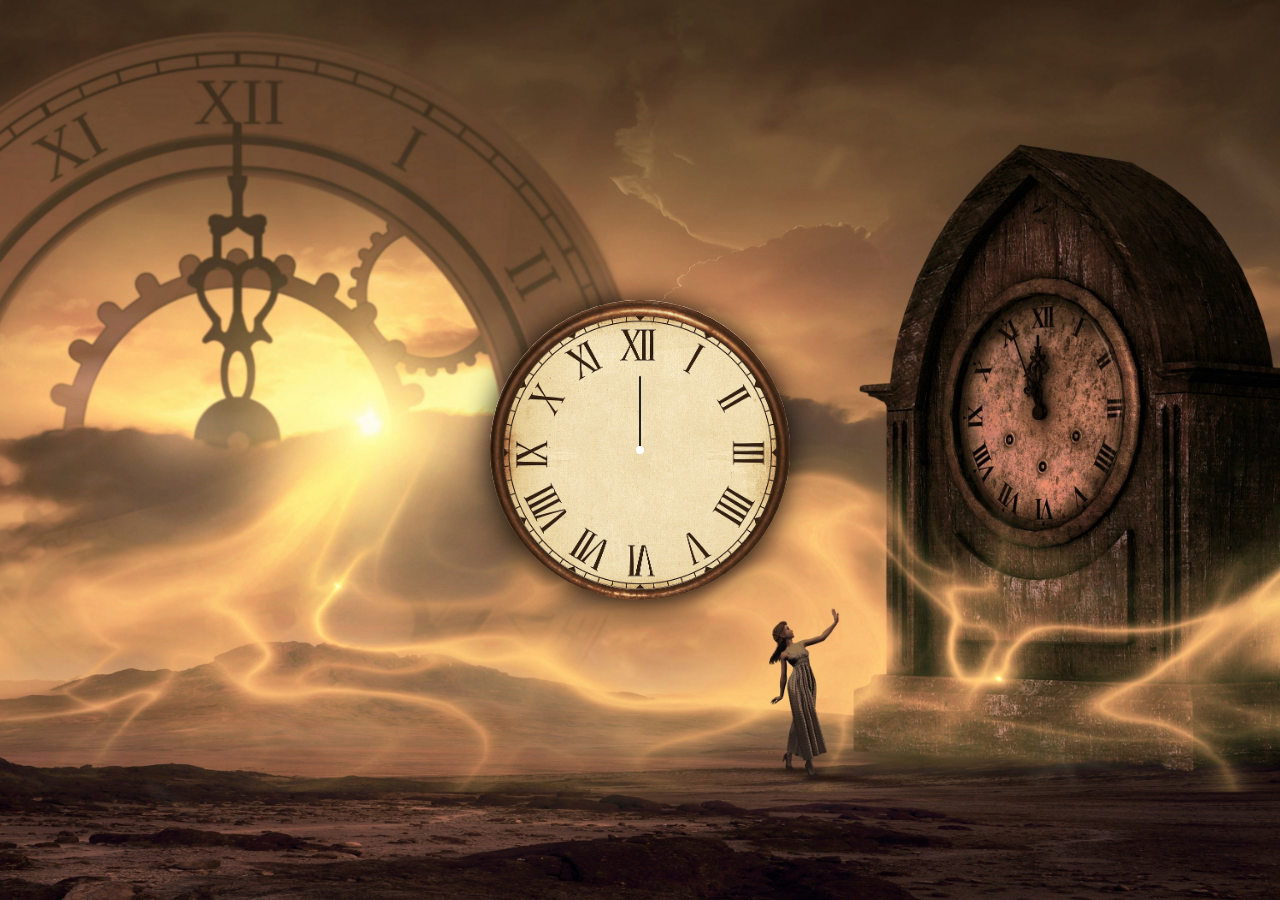
<file: Analog-Clock/index.html>
<!DOCTYPE html>
<html lang="en">

<head>
       <meta charset="UTF-8" />
       <meta http-equiv="X-UA-Compatible" content="IE=edge" />
       <meta name="viewport" content="width=device-width, initial-scale=1.0" />
       <link rel="stylesheet" href="style.css" />
       <link rel="preconnect" href="https://fonts.googleapis.com">
       <link rel="preconnect" href="https://fonts.gstatic.com" crossorigin>
       <link href="https://fonts.googleapis.com/css2?family=Poppins:wght@100&display=swap" rel="stylesheet">
       <title>Analog Clock</title>
</head>

<body>
       <div class="container">
              <div class="clock">
                     <div style="--clr:#222; --h: 50px" id="hour" class="hand">
                            <i></i>
                     </div>
                     <div style="--clr:#222; --h: 64px;" id="min" class="hand">
                            <i></i>
                     </div>
                     <div style="--clr:#222 ; --h: 74px" id="sec" class="hand">
                            <i></i>
                     </div>

                     <span style="--i: 1"><b></b></span>
                     <span style="--i: 2"><b></b></span>
                     <span style="--i: 3"><b></b></span>
                     <span style="--i: 4"><b></b></span>
                     <span style="--i: 5"><b></b></span>
                     <span style="--i: 6"><b></b></span>
                     <span style="--i: 7"><b></b></span>
                     <span style="--i: 8"><b></b></span>
                     <span style="--i: 9"><b></b></span>
                     <span style="--i: 10"><b></b></span>
                     <span style="--i: 11"><b></b></span>
                     <span style="--i: 12"><b></b></span>
              </div>
       </div>

       <script src="script.js"></script>
</body>

</html>
</file>
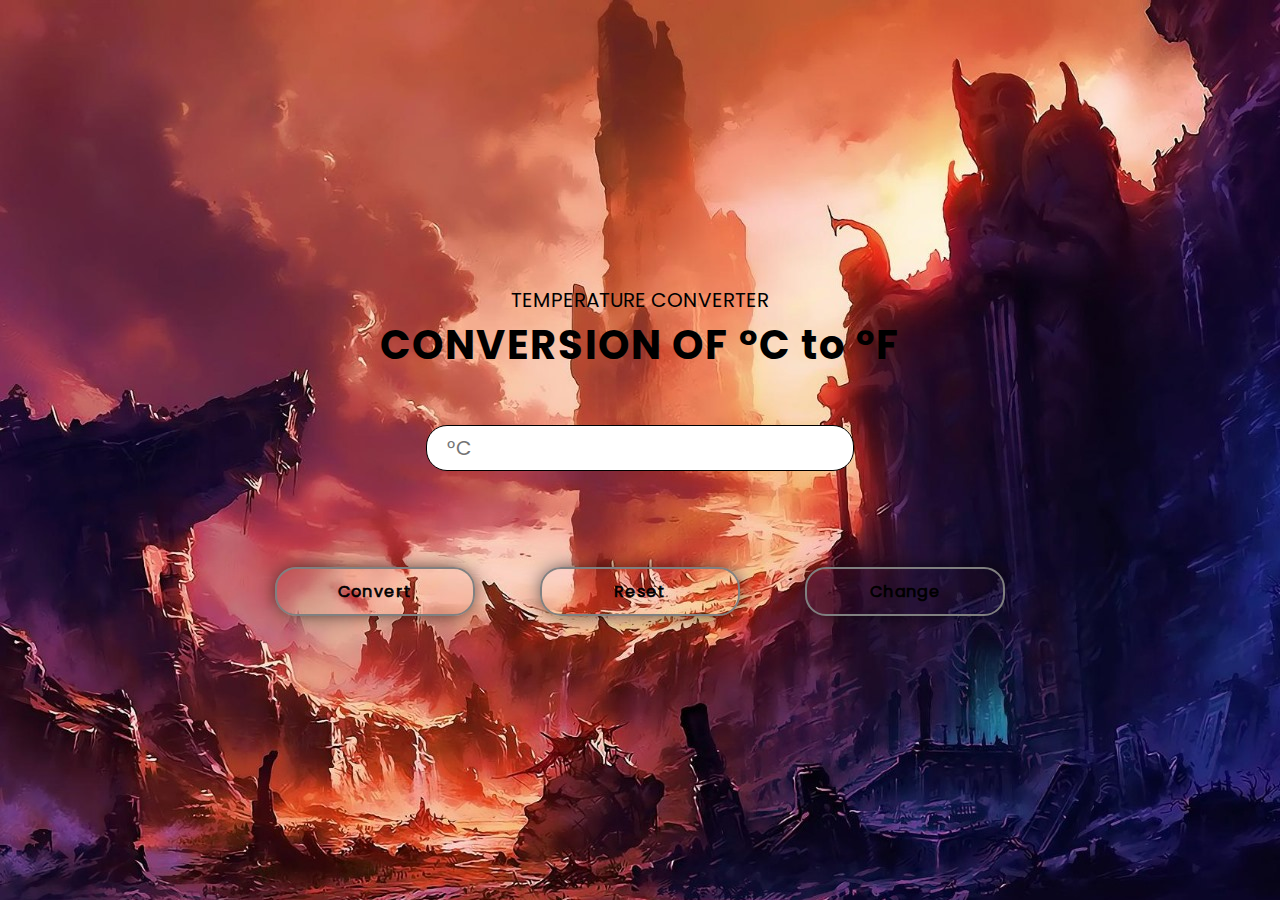
<file: temperature/index.html>
<!DOCTYPE html>
<html lang="en">

<head>
    <meta charset="UTF-8">
    <meta http-equiv="X-UA-Compatible" content="IE=edge">
    <meta name="viewport" content="width=device-width, initial-scale=1.0">
    <meta name="description" content="Converter Celsius to Fahrenheit" />
    <meta name="keywords" content="converter, calculator, celsius, fahrenheit" />
    <meta name="author" content="Piotr Maliga" />
    <title>TEMPERATURE CONVERTER</title>
    <main>TEMPERATURE CONVERTER</main>
    <link rel="stylesheet" href="https://fonts.googleapis.com/css2?family=Material+Symbols+Outlined:opsz,wght,FILL,GRAD@24,400,0,0" />
    <link href="style.css" rel="stylesheet">
    <link rel="preconcert" href="https://fonts.gstatic.com">
    <link href="https://fonts.googleapis.com/css2?family=Roboto:wght@400;700&display=swap" rel="stylesheet">
    <script src="script.js" defer></script>
</head>

<body>
    <header>
        <label for="converter">CONVERSION OF <span class="C">°C</span> to <span class="F">°F</span></label>
    </header>

    <div>
        <input style="padding-inline: 20px;" type="text" id="converter" placeholder="°C">
    </div>

    <p class="result"></p>

    <div id="buttons">
        <button class="convertButton">Convert</button>
        <button class="resetButton">Reset </button>
        <button class="changeButton">Change </button>
    </div>
</body>

</html>
</file>
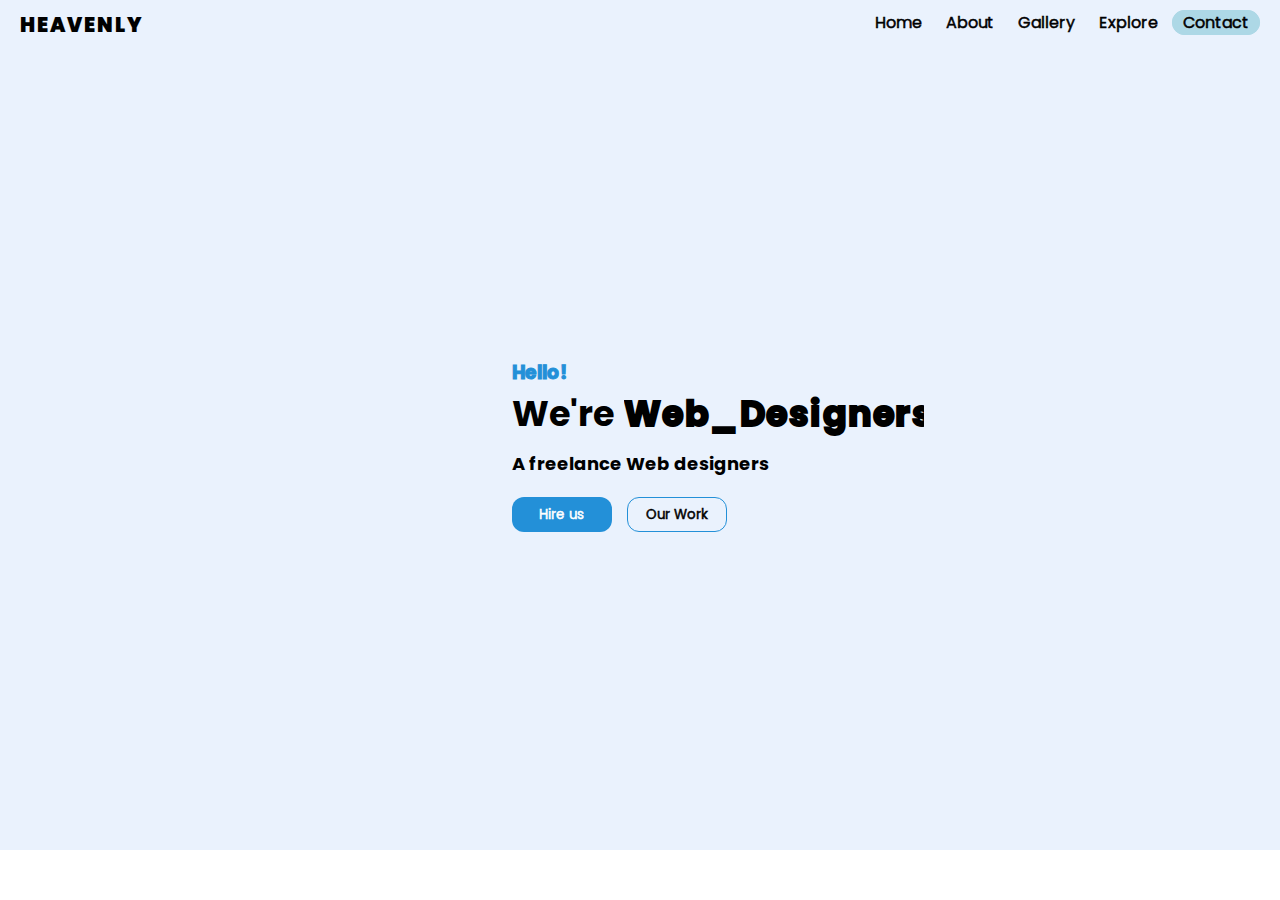
<file: code/about.html>
<!DOCTYPE html>
<html lang="en">
<head>
    <meta charset="UTF-8">
    <meta name="viewport" content="width=device-width, initial-scale=1.0">
    <title>About</title>
    <link rel="stylesheet" href="about.css">
</head>
<body>
    <section id="section1">
        <div class="nav">
            <div class="logo">
                <p>HEAVENLY</p>
            </div>
            <div class="links">
                <a href="index.html">Home</a>
                <a href="about.html">About</a>
                <a href="gallery.html">Gallery</a>
                <a href="explore.html">Explore</a>
                <a class="active-nav" href="contact-us.html">Contact</a>
            </div>
        </div>
        <div class="container-1">
            <div class="section-container">
                <h3>Hello!</h3>
                <h1 class="head-1"><span>We're</span> <span class="im">Web_Designers</span></h1>
                <h2 class="about-head">A freelance Web designers</h2>
                <div class="buttons">
                    <button onclick="window.location.href='tel:+91 9626242951'" class="button-1">
                        Hire us
                    </button>
                    <button onclick="window.location.href='https://github.com/naveenb27/'"  class="button-2">
                        Our Work
                    </button>
                </div>
            </div>
        </div>
    </section>
    <style>
        @media (max-width:600px) {
            .nav{
                display: flex;
                flex-wrap: wrap;
            }
    }
</style>
    </style>
</body>
</html>
</file>
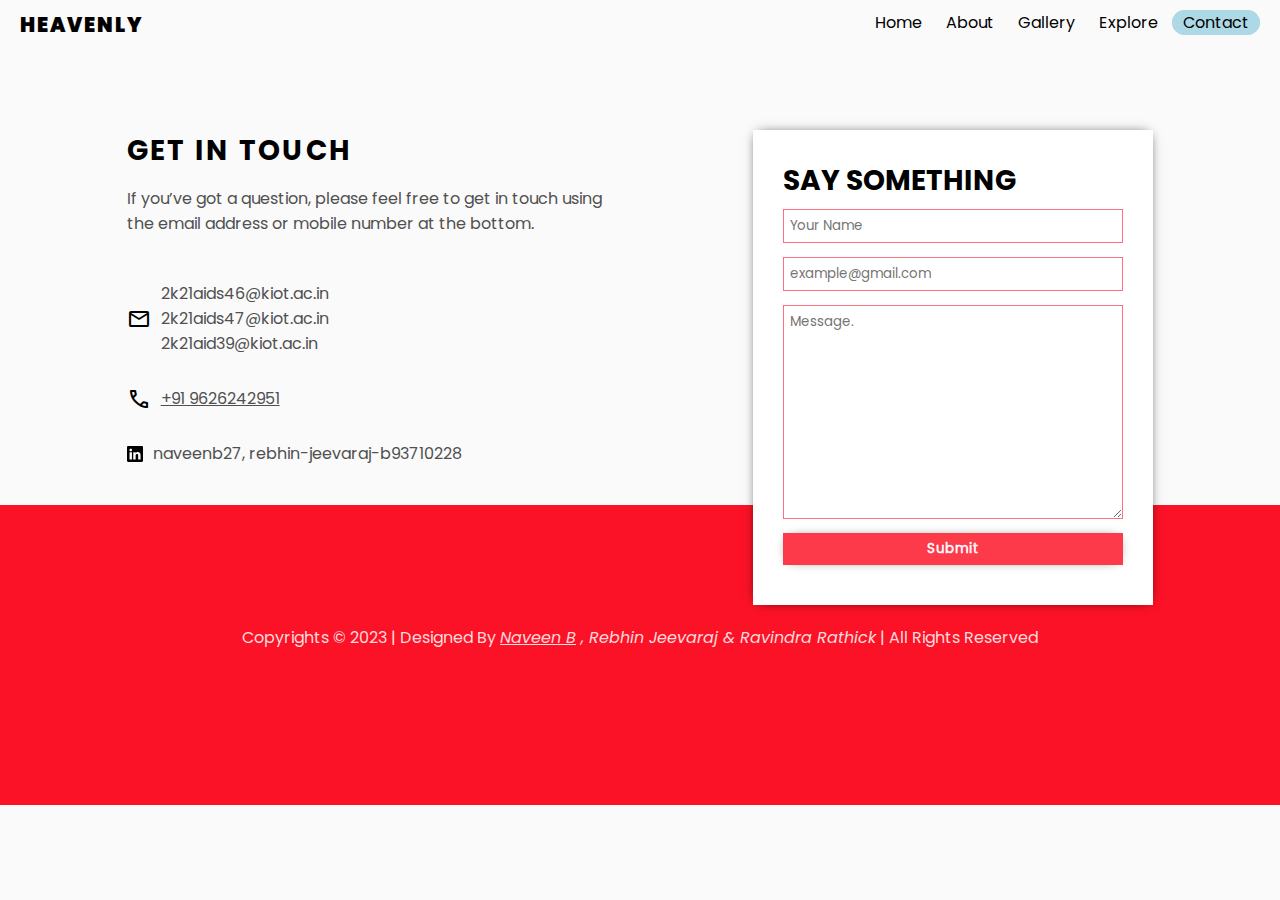
<file: code/contact-us.html>
<!DOCTYPE html>
<html lang="en">
<head>
    <meta charset="UTF-8">
    <meta name="viewport" content="width=device-width, initial-scale=1.0">
    <title>Contact Us</title>
    <link rel="stylesheet" href="https://fonts.googleapis.com/css2?family=Material+Symbols+Outlined:opsz,wght,FILL,GRAD@20..48,100..700,0..1,-50..200" />
    <link rel="stylesheet" href="contact.css">
    <!-- <link rel="stylesheet" href="nav.css"> -->
</head>
<body>
    <div class="nav">
        <div class="logo">
            <p>HEAVENLY</p>
        </div>
        <div class="links">
            <a href="index.html">Home</a>
            <a href="about.html">About</a>
            <a href="gallery.html">Gallery</a>
            <a href="explore.html">Explore</a>
            <a class="active-nav" href="contact-us.html">Contact</a>
        </div>
    </div>

    <div class="container-contact">
        <div class="contact-1">
            <h1 class="head-1">GET IN TOUCH</h1>
            <p class="p-1">If you’ve got a question, please feel free to get in touch using the email address or mobile number at the bottom.</p>
            <div class="contact-info">
                <div class="contacts">
                    <span class="material-symbols-outlined">                       mail
                    </span>
                    <p>2k21aids46@kiot.ac.in<br>2k21aids47@kiot.ac.in<br>2k21aid39@kiot.ac.in</p>
                    
                </div>
                <div class="contacts">
                    <span class="material-symbols-outlined">
                        call
                        </span>
                    <a  href="tel:+91 9626242951" class="phone">+91 9626242951</a>    
                </div>
                <div class="contacts">
                    <svg xmlns="http://www.w3.org/2000/svg" width="16" height="16" fill="currentColor" class="bi bi-linkedin" viewBox="0 0 16 16">
                        <path d="M0 1.146C0 .513.526 0 1.175 0h13.65C15.474 0 16 .513 16 1.146v13.708c0 .633-.526 1.146-1.175 1.146H1.175C.526 16 0 15.487 0 14.854V1.146zm4.943 12.248V6.169H2.542v7.225h2.401zm-1.2-8.212c.837 0 1.358-.554 1.358-1.248-.015-.709-.52-1.248-1.342-1.248-.822 0-1.359.54-1.359 1.248 0 .694.521 1.248 1.327 1.248h.016zm4.908 8.212V9.359c0-.216.016-.432.08-.586.173-.431.568-.878 1.232-.878.869 0 1.216.662 1.216 1.634v3.865h2.401V9.25c0-2.22-1.184-3.252-2.764-3.252-1.274 0-1.845.7-2.165 1.193v.025h-.016a5.54 5.54 0 0 1 .016-.025V6.169h-2.4c.03.678 0 7.225 0 7.225h2.4z"/></svg>
                        <p>naveenb27, rebhin-jeevaraj-b93710228</p>
                </div>
            </div>
        </div>
        <div class="contact-2">
            <form action="post" class="form-contact">
                <h1>SAY SOMETHING</h1>
                <label for="name" class="name"></label>
                <input type="text" placeholder="Your Name" class="name-in">
                <br>
                <label for="mail" class="mail"></label>
                <input type="email" class="mail-in" placeholder="example@gmail.com">
                <br>
                <label for="message" class="message"></label>
                <textarea name="message" id="message" cols="30" rows="10" placeholder="Message."></textarea>
                <label for="btn" class="button"></label>
                <input type="submit" id="btn" class="btn">
            </form>
        </div>
    </div>
    <div class="section-contact">
        <div class="copyright">
        <p>Copyrights © 2023 | Designed By <i><a class="end-href" href="https://www.linkedin.com/in/naveen-balu-743b54225/">Naveen B</a> , Rebhin Jeevaraj & Ravindra Rathick</i> | All Rights Reserved</p></div>
        
    </div>
</body>
<style>
    body{
        background-color: #fafafa;
    }
    @media (max-width:600px) {
    .nav{
        display: flex;
        flex-wrap: wrap;
    }
    }
</style>
</html>
</file>
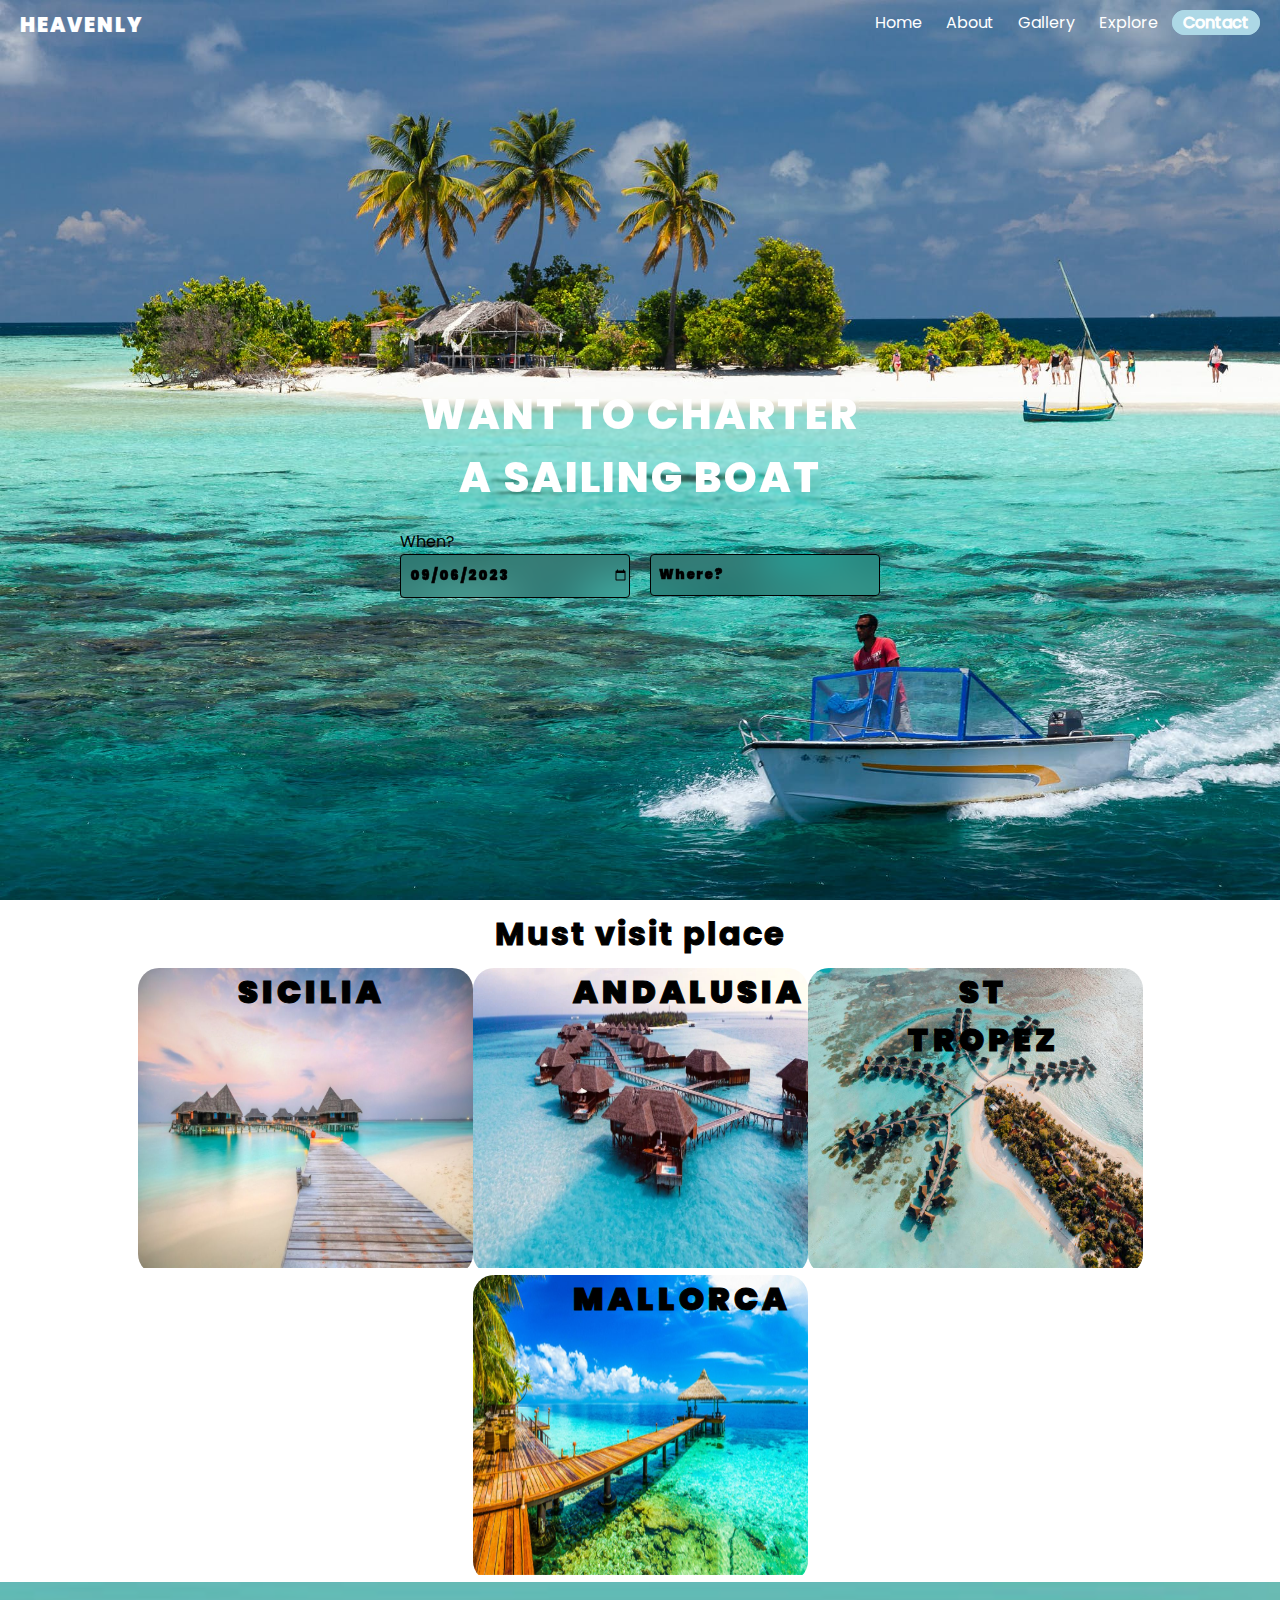
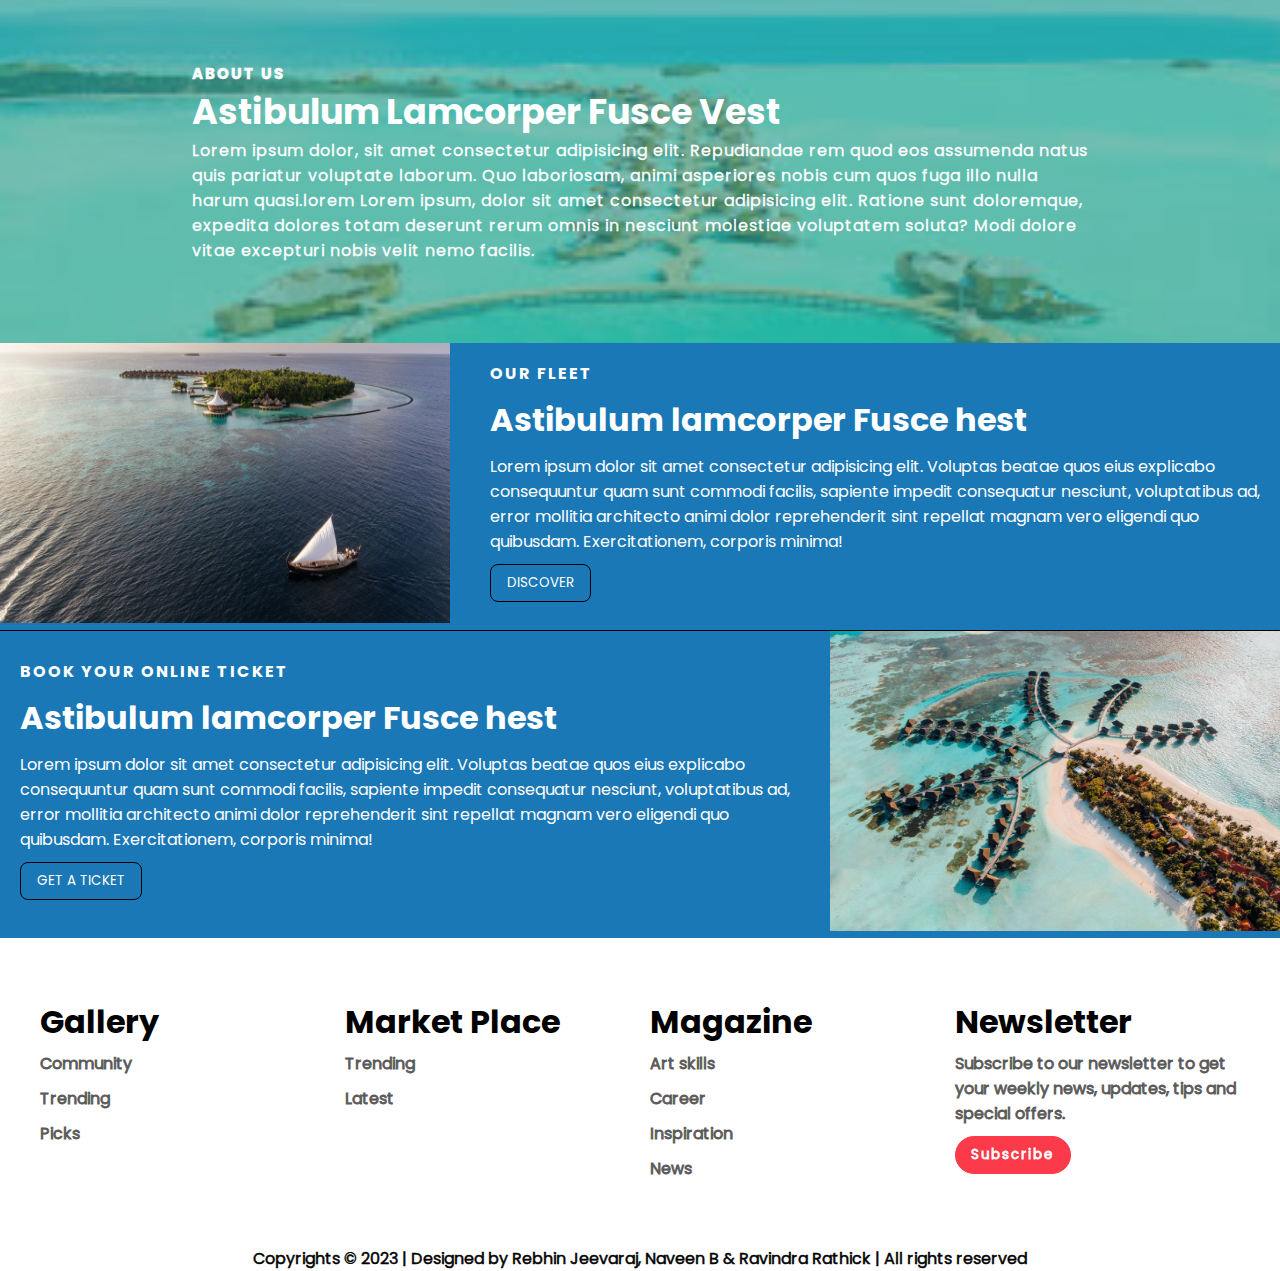
<file: code/explore.html>
<!DOCTYPE html>
<html lang="en">
<head>
    <meta charset="UTF-8">
    <meta name="viewport" content="width=device-width, initial-scale=1.0">
    <title>Explore</title>
    <link rel="stylesheet" href="explore.css">
</head>
<body>
    <section id="section1">
        <nav class="nav">
            <div class="logo">
                <p>HEAVENLY</p>
            </div>
            <div class="links">
                <a href="index.html">Home</a>
                <a href="about.html">About</a>
                <a href="gallery.html">Gallery</a>
                <a href="#">Explore</a>
                <a class="active-nav" href="contact-us.html">Contact</a>
            </div>
        </nav>
        <div class="section1-container">
            <h1>WANT TO CHARTER</h1><h1>A SAILING BOAT</h1>
            <div class="buttons">
                <div class="button-1">
                    <label for="calender">When?</label><br>
                    <input type="date" id="calender" value="03/09/2023" placeholder="When?">
                </div>
                <div class="button-2">
                    <label for="where"></label><br>
                    <input type="text" id="where" placeholder="Where?">
                </div>
            </div>
        </div>
    </section>
    <section id="section2">
        <div class="section2-container">
            <h1 class="section2-head"> Must visit place</h1>
            <div class="places">
                <div class="place">
                    <h1>SICILIA</h1>
                    <img src="Explore-2.jpg" alt="Malvidas" class="explore-2">
                </div>
                <div class="place">
                    <h1>ANDALUSIA</h1>
                    <img src="Explore-3.webp" alt="Malvidas" class="explore-3">
                </div>
                <div class="place">
                    <h1>ST TROPEZ</h1>
                    <!-- <p>Lorem ipsum dolor sit, amet consectetur adipisicing elit. Ab numquam, ullam aut laboriosam accusantium reprehenderit. Corporis nemo animi aut eaque.</p> -->
                    <img src="Explore-4.jpg" alt="Malvidas" class="explore-4">
                </div>
                <div class="place">
                    <h1>MALLORCA</h1>
                    <img src="Explore-5.jpg" alt="Malvidas" class="explore-5">
                </div>
            </div>
            <div class="about">
                <div class="about-container">
                    <h3>ABOUT US</h3>
                    <h1>Astibulum Lamcorper Fusce Vest</h1>
                    <p>Lorem ipsum dolor, sit amet consectetur adipisicing elit. Repudiandae rem quod eos assumenda natus quis pariatur voluptate laborum. Quo laboriosam, animi asperiores nobis cum quos fuga illo nulla harum quasi.lorem Lorem ipsum, dolor sit amet consectetur adipisicing elit. Ratione sunt doloremque, expedita dolores totam deserunt rerum omnis in nesciunt molestiae voluptatem soluta? Modi dolore vitae excepturi nobis velit nemo facilis.</p>
                </div>
            </div>
        </div>
    </section>
    <section id="section3">
        <div class="place-section3">
            <div class="place-1-section3">
                <div class="img">
                    <img src="Explore-8.png" alt="boating" height="280px" width="450px">
                </div>
                <div style="padding-left: 20px;" class="desc">
                    <h3>OUR FLEET</h3>
                    <h1>Astibulum lamcorper Fusce hest</h1>
                    <p>Lorem ipsum dolor sit amet consectetur adipisicing elit. Voluptas beatae quos eius explicabo consequuntur quam sunt commodi facilis, sapiente impedit consequatur nesciunt, voluptatibus ad, error mollitia architecto animi dolor reprehenderit sint repellat magnam vero eligendi quo quibusdam. Exercitationem, corporis minima!</p>
                    <button class="btn">DISCOVER</button>
                </div>
            </div>
            <div  class="place-1-section3 place-2">
                <div style="padding-left: 20px;" class="desc">
                    <h3>BOOK YOUR ONLINE TICKET</h3>
                    <h1>Astibulum lamcorper Fusce hest</h1>
                    <p>Lorem ipsum dolor sit amet consectetur adipisicing elit. Voluptas beatae quos eius explicabo consequuntur quam sunt commodi facilis, sapiente impedit consequatur nesciunt, voluptatibus ad, error mollitia architecto animi dolor reprehenderit sint repellat magnam vero eligendi quo quibusdam. Exercitationem, corporis minima!</p>
                    <button class="btn">GET A TICKET</button>
                </div>
                <div class="img">
                    <img src="Explore-4.jpg" alt="boating" height="300px" width="450px">
                </div>
            </div>
        </div>
    </section>
    <section id="section4">
        <div class="footer">
            <div class="footer-head-4">
               <div class="footer">
                    <h1>Gallery</h1>
                    <li>Community</li>
                    <li>Trending</li>
                    <li>Picks</li>
               </div>
               <div class="footer">
                    <h1>Market Place</h1>
                    <li>Trending</li>
                    <li>Latest</li>
               </div>
               <div class="footer">
                    <h1>Magazine</h1>
                    <li>Art skills</li>
                    <li>Career</li>
                    <li>Inspiration</li>
                    <li>News</li>
               </div>
               <div class="footer">
                    <h1>Newsletter</h1>
                    <p>Subscribe to our newsletter to get your weekly news, updates, tips and special offers.</p>
                    <button class="subscribe-btn">Subscribe</button>
               </div> 
            </div>  
            <div class="copyright">Copyrights © 2023 | Designed by Rebhin Jeevaraj, Naveen B & Ravindra Rathick | All rights reserved</div>         
        </div>
    </section>
    <script>
        // D d = new Date();
        document.getElementById("calender").value="2023-09-06"
    </script>
    <style>    
    .active-nav{
        -webkit-text-stroke: 1px;
        /* color: black; */
        a{
            color: black;
        }
    }
    @media (max-width:600px) {
    .nav{
        display: flex;
        flex-wrap: wrap;
    }
    } </style>
</body>
</html>
</file>
<file: Analog-Clock/style.css>
@import url('https://fonts.googleapis.com/css2?family=Poppins:wght@100&display=swap');

* {
  margin: 0;
  padding: 0;
  box-sizing: border-box;
  font-family: sans-serif;
  color: #222;
  /* font-family: 'Onest', sans-serif; */
font-family: 'Poppins', sans-serif;
}

body {
  display: flex;
  justify-content: center;
  align-items: center;
  min-height: 100vh;
  background-color: olivedrab;
  background-image: url("fantasy-clock-wallpaper.jpg");
  background-size: cover;
}

.container {
  position: relative;
}

.clock {
  width: 300px;
  height: 300px;
  border-radius: 50%;
  background: url('png-clipart-clock-face-station-clock-roman-numerals-time-clock-furniture-decoupage.png');
  z-index: 10000;
  background-size: cover;
  box-shadow: 0px 0px 30px rgba(0, 0, 0, 0.9);
  display: flex;
  justify-content: center;
  align-items: center;
  transform: skewX(1.2);
}

.clock span {
  position: absolute;
  transform: rotate(calc(30deg * var(--i)));
  inset: 12px;
  text-align: center;
}

.clock span b {
  transform: rotate(calc(-30deg * var(--i)));
  display: inline-block;
  font-size: 20px;
}

.clock::before {
  content: "";
  position: absolute;
  width: 8px;
  height: 8px;
  border-radius: 50%;
  background-color: #fff;
  z-index: 2;
}

.hand {
  position: absolute;
  display: flex;
  justify-content: center;
  align-items: flex-end;
}
.hand i {
  position: absolute;
  background-color: var(--clr);
  width: 2.4px;
  height: var(--h);
  border-radius: 8px;
  box-shadow: 0px 0px 30px -5px black;
}
span b{
  font-weight: 900;
  -webkit-text-stroke: 1px;
}
</file>
<file: temperature/style.css>
@import url('https://fonts.googleapis.com/css2?family=Bricolage+Grotesque:opsz@10..48&family=Poppins:wght@300&display=swap');

*{
    margin: 0;
    padding: 0;
    box-sizing: border-box;
    font-family: 'Poppins', sans-serif;
}
body{
    background-image: url('WhatsApp\ Image\ 2023-10-03\ at\ 14.33.51.jpeg');
    background-size: cover;
}
:root {
  font-family: "Roboto", sans-serif;
  --color: grey;
  --color2: black;

}

body {
  display: flex;
  justify-content: center;
  align-items: center;
  flex-direction: column;
  height: 100vh;

  font-size: 20px;

}
label {
  font-size: 40px;
  letter-spacing: 2px;
  font-weight: bold;
}
input {
  margin: 50px 0 10px;
  padding: 7px;
  border: 1px solid black;  
  border-radius: 21px;
  font-size: 20px;
}
.result {
  margin: 10px 0 50px;
  font-size: 26px;
  color: gold;
  letter-spacing: 1px;
  height: 1em;
  font-weight: bold;
}

button {
  /* display: flex; */
  /* margin-bottom: 20px; */
  width: 200px;
  margin: 0 30px;
  padding: 10px 30px;
  background: none;
  border: 2px solid var(--color);
  border-radius: 21px;
  color: var(--color2);
  font-size: 16px;
  -webkit-text-stroke: .7px;
  letter-spacing: 1.4px;
  transition: color 0.3s, box-shadow 0.3s;
  box-shadow: 0px 0px 21px -5px;
  /* text-transform: uppercase; */
  cursor: pointer;
}
button:hover {
  color: #fff;
  /* background-color: var(--color); */
  box-shadow: 3px 3px 10px var(--color2);
}


/*  Media queries */
@media screen and (max-width: 500px){
  label{
    font-size: 35px;
  }
}
@media screen and (max-width: 1000px){

  button {
    display: flex;
    margin-bottom: 20px;
    justify-content: center;}
}
</file>
<file: code/about.css>
@import url('https://fonts.googleapis.com/css2?family=Averia+Serif+Libre:wght@300&family=Barriecito&family=Crimson+Text:ital,wght@1,600&family=Faster+One&family=Inter:wght@300&family=Mukta:wght@200;300;400&family=Open+Sans:wght@300;400&family=Poppins:wght@100&family=Roboto:ital,wght@0,100;0,300;1,100&display=swap');
*{
    margin:0;
    padding:0;
    box-sizing: border-box;
    font-family: 'Poppins', sans-serif;
}
#section1{
    background-color: rgb(234,242,253);
}
.nav{
    display: flex;
    justify-content: space-between;
    padding-inline: 20px;
    padding-block-start: 10px;
    /* color:#000; */
}
.logo p{
    font-size: 20px;
    font-weight: 900;
    -webkit-text-stroke: 0.1px;
    letter-spacing: 2px;
    color: #000;
}

.nav a{
    text-decoration: none;
    color: #000;
    padding-inline: 10px;
}
.nav a:hover{
    border: 1px solid lightblue;
    color: #000;
    background-color: lightblue;
    border-radius: 21px;
    -webkit-text-stroke: .5px;
}
.active-nav{
    border: 1px solid lightblue;
    color: #000;
    background-color: lightblue;
    border-radius: 21px;
}
.active-nav a{
    color: #000;
}
p, a{
    -webkit-text-stroke: .5px;
}

.container-1{
    height:90vh;   
    display: flex;
    justify-content: center;
    align-items: center;
    flex-direction: column;
}
button{
    /* padding:8px 10px; */
    width: 100px;
    height: 35px;
    -webkit-text-stroke: .5px;
    border-radius: 12px;
    border:none;
}
h2{
    font-size: 18px;
    padding-block-start: 10px;
}
.im{
    /* border: 1px solid red; */
    overflow: hidden;
    width: 300px;
    margin-left: 10px;
    -webkit-text-stroke: 2px;
    letter-spacing: 1.5px;
    animation: left_to_right 5s ease-in-out; 
    position: absolute;
}
@keyframes left_to_right {
    from{
        width: 0%;
    }
    to{
        width:300px;
    }
}
.button-1{
    color: #fff;
    background-color: rgb(35, 144, 216);
}
.button-2{
    background-color:transparent;
    border: 1px solid rgb(35, 144, 216);
}
button:hover{
    cursor: pointer;;
}
.button-2:hover{
    color: #fff;
    background-color: rgb(35, 144, 216);
}
.section-container h3{
    -webkit-text-stroke: 1px;
    color: rgb(35, 144, 216);
}
.buttons{
    padding-top: 20px;
    display: flex;
    gap: 15px;
}
.head-1{
    font-size:35px;
    /* border: 1px solid red; */
    /* position: relative; */
    /* overflow: hidden; */

}
@media (max-width:1040px){
    .container-1{
        height:90vh;
        display: flex;
        justify-content: center;
        align-items: start;
        padding-inline-start: 20px;
        flex-direction: column;
    }   
}
</file>
<file: code/contact.css>
@import url('https://fonts.googleapis.com/css2?family=Bricolage+Grotesque:opsz@10..48&family=Poppins:wght@300&display=swap');

*{
    margin: 0;
    padding: 0;
    box-sizing: border-box;
    font-family: 'Poppins', sans-serif;
}
.contacts{
    display: flex;
    gap: 10px;
    flex-wrap: wrap;
    padding-block: 15px;
    align-items: center;
}
.form-contact{
    /* border:1px solid black; */
    width: 400px;
    box-shadow: 0px 0px 12px -5px;
    background-color: #fff;
    padding:30px;
    padding-block-end: 40px;
    z-index:100;
}
.form-contact input[type="text"], input[type="email"], textarea{
    width: 100%;
    padding: 6px;
    margin-block: 7px;
    border: 1px solid rgb(252, 113, 125);
}
.btn{
    padding: 6px;
    width: 100%;
    border: none;
    background-color: rgb(252,58,74);
    color: #fff;
    -webkit-text-stroke: .5px;
    letter-spacing: 1px;
    box-shadow: 0px 0px 13px -7px black;
}
.btn:hover{
    cursor: pointer;
    background-color: rgb(252, 18, 38);
}
.container-contact{
    display: flex;
    flex-wrap: wrap;
    justify-content: space-evenly;
    margin-top: 90px;
}
.contact-1{
    width: 500px;
}
.contact-1 .p-1{
    margin-bottom: 30px;
}
.contact-1 h1{
    margin-bottom: 14px;
    font-size: 28px;
    letter-spacing: 2.3px;
}
h1{
    font-size: 28px;
}
p{
    color: rgb(80, 80, 80);
}
a{
    color:rgb(80, 80, 80);
}
.form-contact input[type="text"]:focus, input[type="email"]:focus, textarea:focus{
    background-color: rgb(192, 248, 229);
    border: 1px solid rgb(252, 113, 125);
}
.section-contact{
    position: relative;
    height: 300px;
    width: 100%;
    background-color: rgb(252, 18, 38);
    margin-top: -100px;
    z-index: -1;
}
.copyright p, .copyright a{
    color: #ffffffda;
    text-align: center;
    bottom: 0;
    padding-top: 120px;
}
.nav{
    display: flex;
    justify-content: space-between;
    padding-inline: 20px;
    padding-block-start: 10px;
    /* color:#000; */
}
.logo p{
    font-size: 20px;
    font-weight: 900;
    -webkit-text-stroke: 0.1px;
    letter-spacing: 2px;
    color: #000;
}

.nav a{
    text-decoration: none;
    color: #000;
    padding-inline: 10px;
}
.nav a:hover{
    border: 1px solid lightblue;
    color: #000;
    background-color: lightblue;
    border-radius: 21px;
    -webkit-text-stroke: .5px;
}
.active-nav{
    border: 1px solid lightblue;
    color: #000;
    background-color: lightblue;
    border-radius: 21px;
}
.active-nav a{
    color: #000;
}
</file>
<file: code/explore.css>
@import url('https://fonts.googleapis.com/css2?family=Averia+Serif+Libre:wght@300&family=Barriecito&family=Crimson+Text:ital,wght@1,600&family=Faster+One&family=Inter:wght@300&family=Mukta:wght@200;300;400&family=Open+Sans:wght@300;400&family=Poppins:wght@100&family=Roboto:ital,wght@0,100;0,300;1,100&display=swap');
*{
    margin:0;
    padding:0;
    box-sizing: border-box;
    font-family: 'Poppins', sans-serif;
}
#section1{
    background-image: url("Explore-1.jpg");
    background-size: cover;
    background-attachment: fixed;
    height: 100vh;
}

.section1-container{
    display: flex;
    justify-content: center;
    align-items: center;
    height: 100vh;
    flex-direction: column;
}
.section1-container h1{
    font-size: 42px;
    backdrop-filter: blur(1px);
    font-weight: 800;
    -webkit-text-stroke: 0.1px;
    letter-spacing: 2px;
    color: #fff;
}
.nav{
    display: flex;
    justify-content: space-between;
    padding-inline: 20px;
    padding-block-start: 10px;
    /* color:#000; */
}
.logo p{
    font-size: 20px;
    font-weight: 900;
    -webkit-text-stroke: 0.1px;
    letter-spacing: 2px;
    color: #fff;
}

.nav a{
    text-decoration: none;
    color: #fff;
    padding-inline: 10px;
}
.nav a:hover{
    border: 1px solid lightblue;
    color: #000;
    background-color: lightblue;
    border-radius: 21px;
    -webkit-text-stroke: .5px;
}
.active-nav{
    border: 1px solid lightblue;
    color: #000;
    background-color: lightblue;
    border-radius: 21px;
}
.active-nav a{
    color: #000;
}
.buttons{
    display: flex;
    gap: 20px;
    flex-wrap: wrap;
    justify-content: center;
    margin-top: 20px;
}
input[type="date"], input[type="text"]{
    padding-block: 10px;
    background-color: transparent;
    border: 1px solid black;
    border-radius: 4px;
    width: 230px;
    color: #000;
    -webkit-text-stroke:.5px;
    letter-spacing: 1px;
    font-weight: 900;
    backdrop-filter: blur(20px);
}
input[type="text"]::placeholder{
    color: #000;
}
input{
    padding-left: 8px;
}
input[type="date"]:focus, input[type="text"]:focus{
    background-color: rgb(153,223,215);
    border: #fff;
}
.place{
    position: relative;
    border-radius: 21px;
    overflow: hidden;
}
.place h1{
    text-align: center;
    position: absolute;
    color:#000;
    font-weight: 900;
    padding-inline:100px;
    -webkit-text-stroke: 1px;
    letter-spacing: 4px;
}
.place p{
    color:#fff;
    /* opacity: 1; */
    position: absolute;
    margin-top: 80px;
    -webkit-text-stroke: .5px;
    backdrop-filter: blur(2px);
    padding-inline: 10px;
}
.place:hover{
    opacity: .7;
    p{
        opacity: 1;
    }
}
.places{
    display: flex;
    flex-wrap: wrap;
    justify-content: center;
}
.place img{
    height: 300px;
    width: 335px;
}
@media (max-width:1040px){
    .place img{
        width: 300px;
    }
}
.section2-head{
    text-align: center;
    margin-block: 10px;
    -webkit-text-stroke: 1px;
    letter-spacing: 2px;
}
.about{
    background-image: url("Explore-7.jpg");
    background-size: cover;
    color: #fff;
    padding-block: 80px;
    position: relative;
    &::before {
        content: "";
        position: absolute;
        top: 0px;
        right: 0px;
        bottom: 0px;
        left: 0px;
    /* background-color: rgba(0,0,0,0.25); */
        background-color: rgba(57,170,150, 0.63);
      }
}
.about-container{
    width: 70%;
    /* border: 1px solid red; */
    margin: auto;
}
.about h1{
    font-size: 35px;
    position: relative;
}
.about h3{
    font-size: 15px;
    letter-spacing: 2px;
    position: relative;
    -webkit-text-stroke: 0.5px;
}
.about p{
    position: relative;
    color: #fff;
    -webkit-text-stroke: 0.3px;
    letter-spacing: 1px;
}
.place-1-section3{
    display: flex;
    align-items: center;
    background-color: rgb(26,120,182);
    gap: 20px;
    color: #fff;
    /* border-bottom: 1px solid black; */
}
.btn{
    padding: 8px 16px;
    color: #fff;
    border:1px solid black;
    background-color: transparent;
    border-radius: 8px;
    margin-bottom: 20px;
}
.btn:hover{
    cursor: pointer;
    transform: scale(0.9);
    background-color: rgb(61, 130, 177);
}
.desc h3, .desc p{
    padding-block: 10px;
}
.desc h3{
    font-size: 16px;
    letter-spacing: 2px;
}
@media (max-width:800px) {
    .place-1-section3{
        flex-wrap: wrap;
    }
}
.footer-head-4{
    display: flex;
    flex-wrap: wrap;
    gap:20px;
    color: #000;
    padding-inline: 40px;
    padding-block: 60px;
}
.footer{
    flex:1;
}
.footer-head-4 li, .footer-head-4  p, .footer-head-4 button{
    -webkit-text-stroke: 0.8px;
    color: #5a5959;
}
li, .footer-head-4 p{
    list-style-type: none;
    padding-block: 5px;
}
li:hover{
    text-decoration: underline;
    cursor: pointer;
}
.copyright{
    text-align: center;
    -webkit-text-stroke: 0.5px;
    /* width:100% */
}
.footer-head-4 button{
    padding: 8px 15px;
    margin-top: 5px;
    border:1px solid rgb(252,58,74);
    background-color: rgb(252,58,74);
    border-radius: 21px;
    color: #fff;
    letter-spacing: 2px;
}
.footer-head-4 button:hover{
    cursor: pointer;
    background-color: rgb(241, 9, 29);
}
.place-2{
    border-top: 1px solid black;
}
</file>
